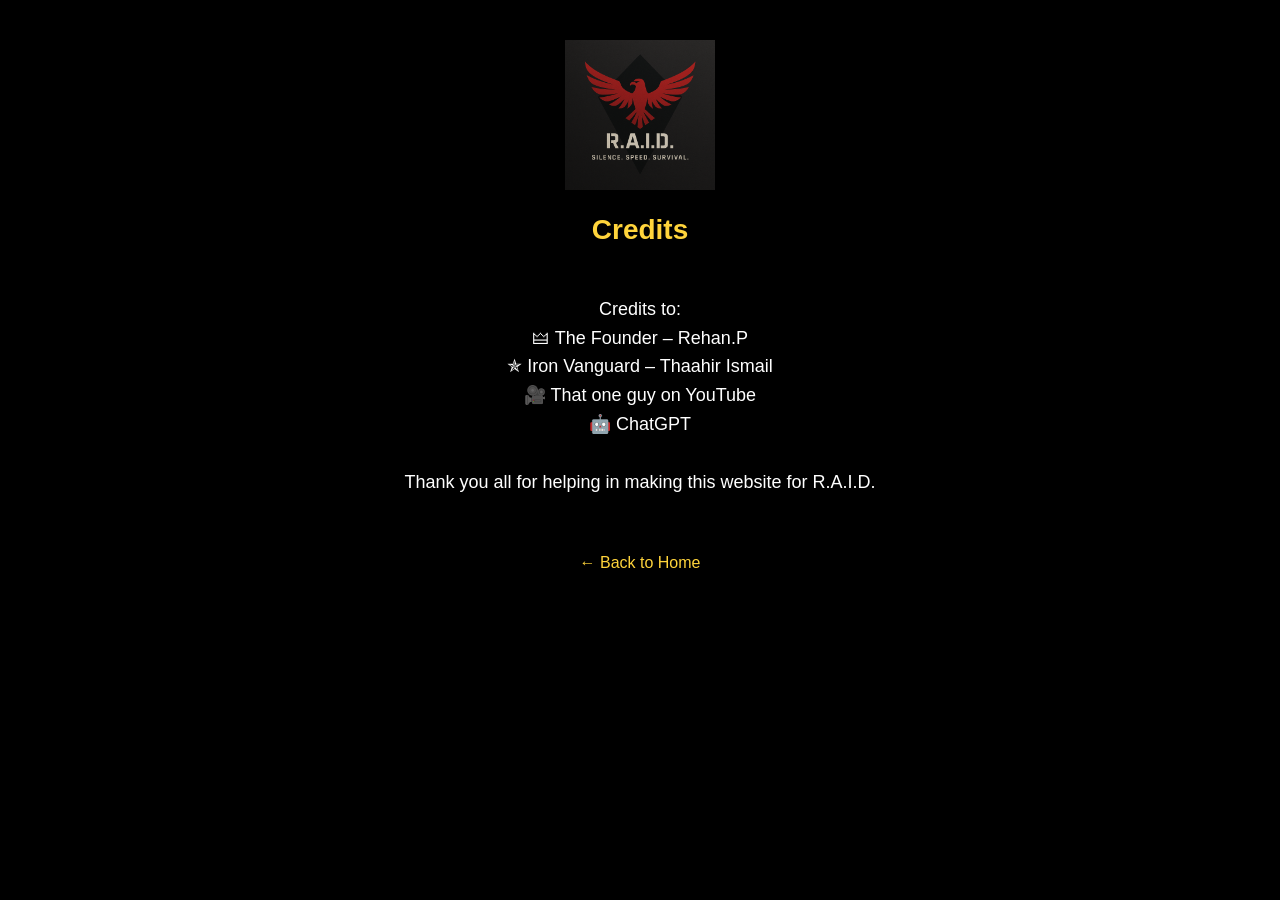
<file: credits.html>
<!DOCTYPE html>
<html lang="en">
<head>
  <meta charset="UTF-8">
  <meta name="viewport" content="width=device-width, initial-scale=1.0">
  <title>Credits - R.A.I.D.</title>
  <style>
    body {
      background-color: #000;
      color: #fff;
      text-align: center;
      font-family: Arial, sans-serif;
      margin: 0;
      padding: 0;
    }
    .logo {
      margin-top: 40px;
    }
    .logo img {
      width: 150px;
    }
    h1 {
      margin-top: 20px;
      font-size: 28px;
      color: #FFD43B;
    }
    p {
      margin-top: 20px;
      font-size: 18px;
      line-height: 1.6;
      white-space: pre-line;
    }
    a {
      display: inline-block;
      margin-top: 40px;
      color: #FFD43B;
      text-decoration: none;
    }
    a:hover {
      text-decoration: underline;
    }
  </style>
</head>
<body>
  <div class="logo">
    <img src="raid-logo.PNG" alt="R.A.I.D. Logo">
  </div>

  <h1>Credits</h1>
  <p>
Credits to:  
🜲 The Founder – Rehan.P  
✯ Iron Vanguard – Thaahir Ismail  
🎥 That one guy on YouTube  
🤖 ChatGPT  

Thank you all for helping in making this website for R.A.I.D.
  </p>

  <a href="index.html">← Back to Home</a>
</body>
</html>
</file>
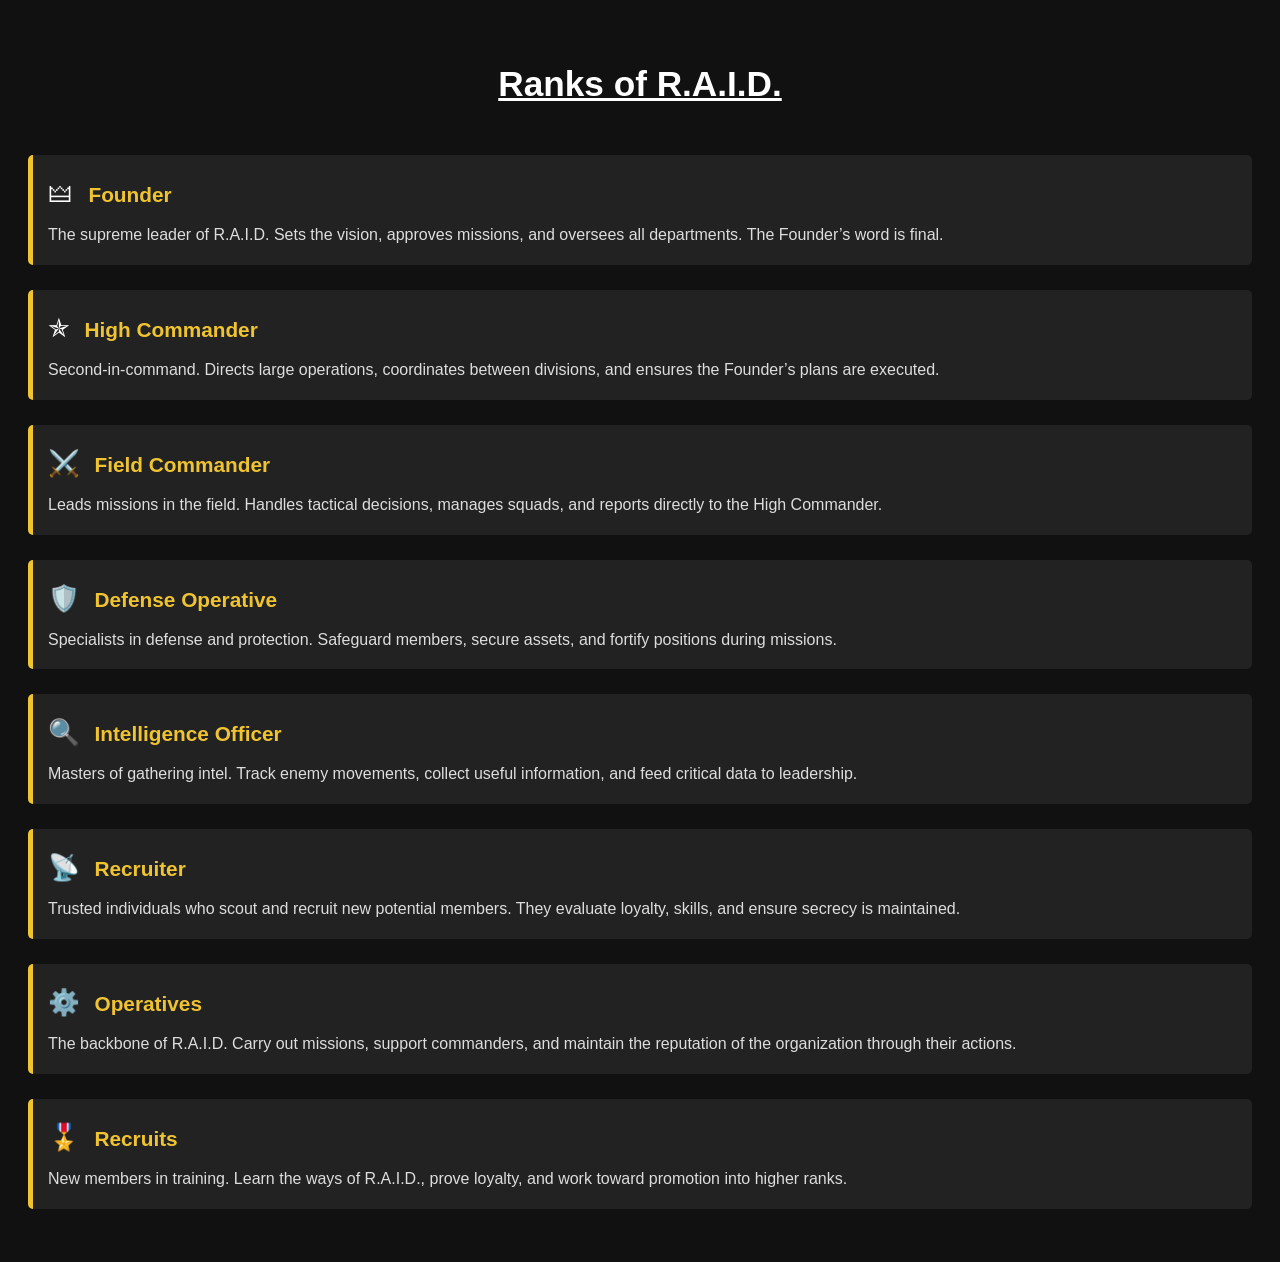
<file: ranks.html>
<!DOCTYPE html>
<html lang="en">
<head>
  <meta charset="UTF-8">
  <meta name="viewport" content="width=device-width, initial-scale=1.0">
  <title>Ranks of R.A.I.D.</title>
  <style>
    body {
      background-color: #111;
      color: #fff;
      font-family: Arial, sans-serif;
      padding: 20px;
      line-height: 1.8;
    }
    h1 {
      text-align: center;
      color: #fff;
      font-size: 2.2em;
      margin-bottom: 40px;
      text-decoration: underline;
    }
    .rank {
      margin-bottom: 25px;
      padding: 15px;
      border-left: 5px solid #f0c330;
      background-color: #222;
      border-radius: 5px;
    }
    .rank span.icon {
      font-size: 1.6em;
      margin-right: 10px;
    }
    .rank-title {
      font-weight: bold;
      font-size: 1.3em;
      color: #f0c330; /* gold-like highlight */
    }
    .rank-desc {
      margin-top: 5px;
      color: #ddd;
    }
  </style>
</head>
<body>

  <h1>Ranks of R.A.I.D.</h1>

  <div class="rank">
    <span class="icon">🜲</span>
    <span class="rank-title">Founder</span>
    <div class="rank-desc">
      The supreme leader of R.A.I.D. Sets the vision, approves missions, and oversees all departments. The Founder’s word is final.
    </div>
  </div>

  <div class="rank">
    <span class="icon">✯</span>
    <span class="rank-title">High Commander</span>
    <div class="rank-desc">
      Second‑in‑command. Directs large operations, coordinates between divisions, and ensures the Founder’s plans are executed.
    </div>
  </div>

  <div class="rank">
    <span class="icon">⚔️</span>
    <span class="rank-title">Field Commander</span>
    <div class="rank-desc">
      Leads missions in the field. Handles tactical decisions, manages squads, and reports directly to the High Commander.
    </div>
  </div>

  <div class="rank">
    <span class="icon">🛡️</span>
    <span class="rank-title">Defense Operative</span>
    <div class="rank-desc">
      Specialists in defense and protection. Safeguard members, secure assets, and fortify positions during missions.
    </div>
  </div>

  <div class="rank">
    <span class="icon">🔍</span>
    <span class="rank-title">Intelligence Officer</span>
    <div class="rank-desc">
      Masters of gathering intel. Track enemy movements, collect useful information, and feed critical data to leadership.
    </div>
  </div>

  <div class="rank">
    <span class="icon">📡</span>
    <span class="rank-title">Recruiter</span>
    <div class="rank-desc">
      Trusted individuals who scout and recruit new potential members. They evaluate loyalty, skills, and ensure secrecy is maintained.
    </div>
  </div>

  <div class="rank">
    <span class="icon">⚙️</span>
    <span class="rank-title">Operatives</span>
    <div class="rank-desc">
      The backbone of R.A.I.D. Carry out missions, support commanders, and maintain the reputation of the organization through their actions.
    </div>
  </div>

  <div class="rank">
    <span class="icon">🎖️</span>
    <span class="rank-title">Recruits</span>
    <div class="rank-desc">
      New members in training. Learn the ways of R.A.I.D., prove loyalty, and work toward promotion into higher ranks.
    </div>
  </div>

</body>
</html>
</file>
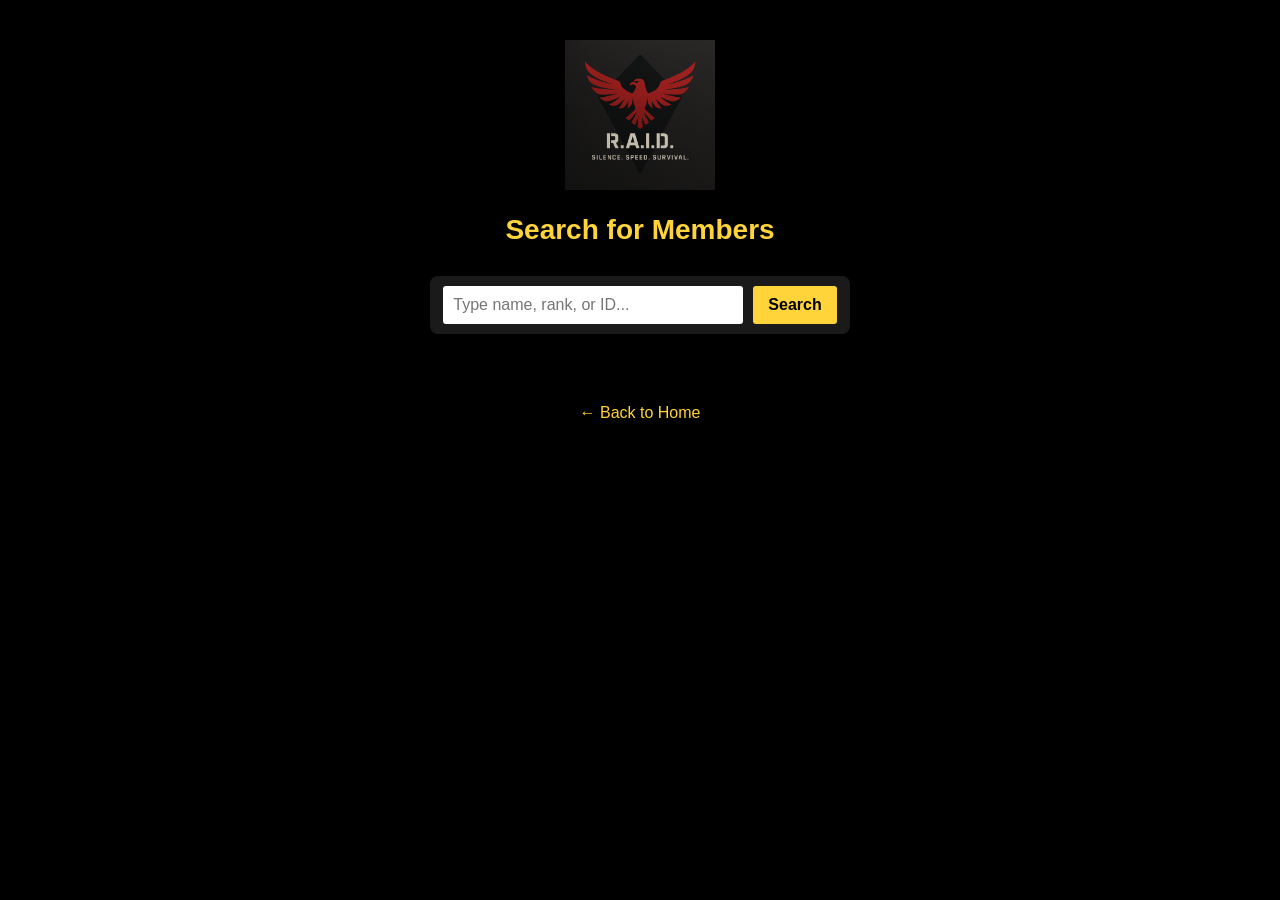
<file: search.html>
<!DOCTYPE html>
<html lang="en">
<head>
  <meta charset="UTF-8">
  <meta name="viewport" content="width=device-width, initial-scale=1.0">
  <title>Search for Members - R.A.I.D.</title>
  <style>
    body {
      background-color: #000;
      color: #fff;
      text-align: center;
      font-family: Arial, sans-serif;
      margin: 0;
      padding: 0;
    }
    .logo {
      margin-top: 40px;
    }
    .logo img {
      width: 150px;
    }
    h1 {
      margin-top: 20px;
      font-size: 28px;
      color: #FFD43B;
    }
    .search-box {
      margin: 30px auto;
      max-width: 400px;
      display: flex;
      justify-content: center;
      gap: 10px;
      background: rgba(255,255,255,0.1);
      padding: 10px;
      border-radius: 8px;
    }
    input[type="text"] {
      width: 70%;
      padding: 10px;
      border: none;
      border-radius: 3px;
      font-size: 16px;
    }
    button {
      padding: 10px 15px;
      background-color: #FFD43B;
      border: none;
      border-radius: 3px;
      font-weight: bold;
      font-size: 16px;
      cursor: pointer;
    }
    button:hover {
      background-color: #ffcc00;
    }
    .result {
      margin-top: 30px;
      font-size: 18px;
      color: #fff;
      white-space: pre-line;
    }
    a {
      display: inline-block;
      margin-top: 40px;
      color: #FFD43B;
      text-decoration: none;
    }
    a:hover {
      text-decoration: underline;
    }
  </style>
</head>
<body>
  <div class="logo">
    <img src="raid-logo.PNG" alt="R.A.I.D. Logo">
  </div>

  <h1>Search for Members</h1>

  <div class="search-box">
    <input type="text" id="searchInput" placeholder="Type name, rank, or ID...">
    <button onclick="searchMember()">Search</button>
  </div>

  <div class="result" id="result"></div>

  <a href="index.html">← Back to Home</a>

  <script>
    const membersData = [
      {aliases: ["rehan", "rehan.p", "overwatch", "001"], fullName: "Rehan.P", joined: "start of R.A.I.D.", rank: "Overwatch", id: "001"},
      {aliases: ["thaahir", "thaahir ismail", "iron vanguard", "002"], fullName: "Thaahir Ismail", joined: "July 16 2025", rank: "Iron Vanguard", id: "002"},
      {aliases: ["reyansh", "reyansh wadhwani", "field marshal", "003"], fullName: "Reyansh Wadhwani", joined: "July 17 2025", rank: "Field Marshal", id: "003"},
      {aliases: ["talal", "talal haider", "shieldbearer", "004"], fullName: "Talal Haider", joined: "July 11 2025", rank: "Shieldbearer", id: "004"},
      {aliases: ["karas", "karas amir", "edge handler", "005"], fullName: "Karas Amir", joined: "July 10 2025", rank: "Edge Handler", id: "005"},
      {aliases: ["mahdi", "mahdi insaf", "eyes of r.a.i.d.", "intelligence chief", "006"], fullName: "Mahdi Insaf", joined: "July 16 2025", rank: "Eyes of R.A.I.D. (Intelligence Chief)", id: "006"},
      {aliases: ["zayne", "zayne anzil", "gatekeeper", "recruiter", "007"], fullName: "Zayne Anzil", joined: "July 17 2025", rank: "Gatekeeper (Recruiter)", id: "008"}
    ];

    function searchMember() {
      const input = document.getElementById('searchInput').value.trim().toLowerCase();
      const resultBox = document.getElementById('result');

      if (input === "") {
        resultBox.textContent = "❌ Please type a name, rank, or ID number.";
        return;
      }

      let found = null;
      for (const member of membersData) {
        if (member.aliases.some(alias => alias.includes(input))) {
          found = member;
          break;
        }
      }

      if (found) {
        resultBox.textContent =
          `Full name: ${found.fullName}\nJoined date: ${found.joined}\nRank: ${found.rank}\nID number: ${found.id}`;
      } else {
        resultBox.textContent = "⚠️ Member not found.";
      }
    }
  </script>
</body>
</html>
</file>
